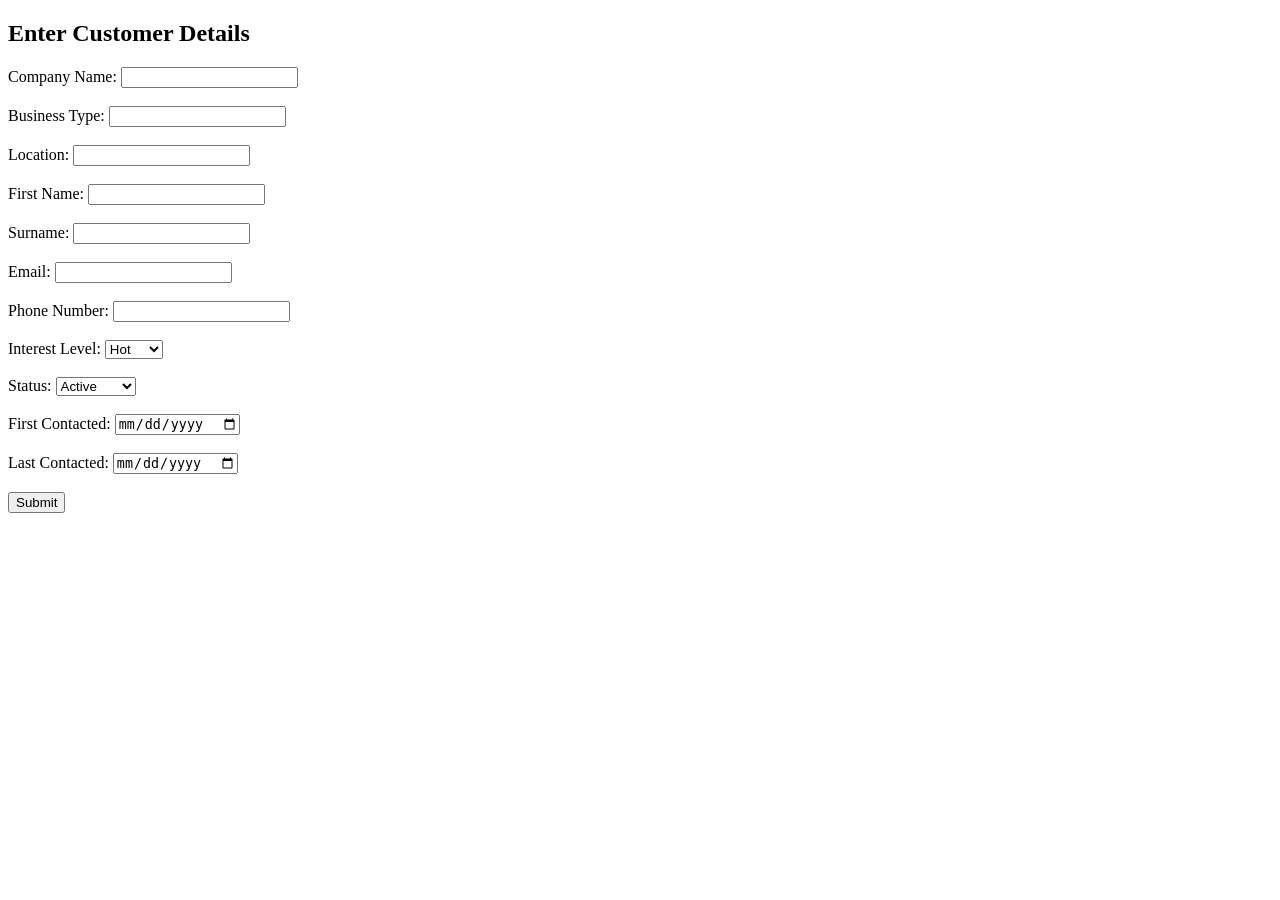
<file: CustomerIntake.html>
<!DOCTYPE html>
<html>
<head>
  <meta charset="UTF-8">
  <title>Customer Data Entry</title>
</head>
<body>
  <h2>Enter Customer Details</h2>
  <form id="customer-form">
    <label>Company Name: <input type="text" name="companyName" required></label><br><br>
    <label>Business Type: <input type="text" name="businessType"></label><br><br>
    <label>Location: <input type="text" name="location"></label><br><br>
    <label>First Name: <input type="text" name="firstName"></label><br><br>
    <label>Surname: <input type="text" name="surname"></label><br><br>
    <label>Email: <input type="email" name="email"></label><br><br>
    <label>Phone Number: <input type="tel" name="phoneNumber"></label><br><br>
    <label>Interest Level:
      <select name="interestLevel">
        <option value="Hot">Hot</option>
        <option value="Warm">Warm</option>
        <option value="Cold">Cold</option>
      </select>
    </label><br><br>
    <label>Status:
      <select name="status">
        <option value="Active">Active</option>
        <option value="Inactive">Inactive</option>
        <option value="Prospect">Prospect</option>
        <option value="Customer">Customer</option>
      </select>
    </label><br><br>
    <label>First Contacted: <input type="date" name="firstContacted"></label><br><br>
    <label>Last Contacted: <input type="date" name="lastContacted"></label><br><br>

    <button type="submit">Submit</button>
  </form>

  <p id="status"></p>

  <script>
    document.getElementById('customer-form').addEventListener('submit', function(e) {
      e.preventDefault();

      const formData = new FormData(this);
      const data = {};
      formData.forEach((value, key) => data[key] = value);

      fetch('https://script.google.com/macros/s/AKfycbyqGLFSaAkguYOGUcstgyN6DCFuICVZgwJhIVk5f9kV1dOtk4WDoZ-eZRJGl9DE_88Hhw/exec', {
        method: 'POST',
        body: JSON.stringify(data),
        headers: { 'Content-Type': 'application/json' }
      })
      .then(response => response.json())
      .then(data => {
        document.getElementById('status').textContent = 'Customer saved!';
        this.reset();
      })
      .catch(error => {
        document.getElementById('status').textContent = 'Error saving customer.';
        console.error('Error:', error);
      });
    });
  </script>
</body>
</html>
</file>
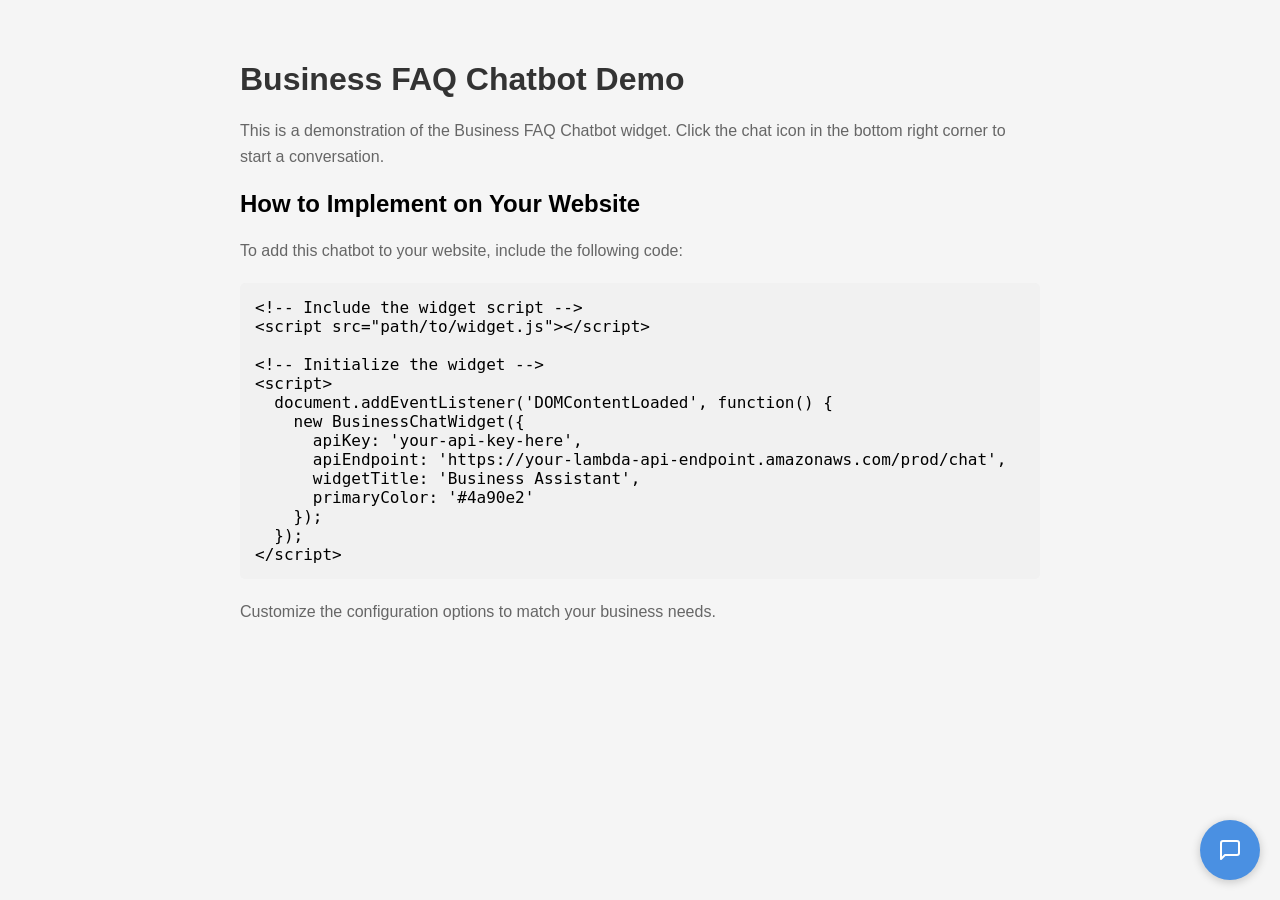
<file: sample.html>
<!DOCTYPE html>
<html lang="en">
<head>
  <meta charset="UTF-8">
  <meta name="viewport" content="width=device-width, initial-scale=1.0">
  <title>Business FAQ Chatbot Demo</title>
  <style>
    body {
      font-family: -apple-system, BlinkMacSystemFont, 'Segoe UI', Roboto, Oxygen, Ubuntu, Cantarell, 'Open Sans', 'Helvetica Neue', sans-serif;
      margin: 0;
      padding: 0;
      background-color: #f5f5f5;
    }
    
    .container {
      max-width: 800px;
      margin: 0 auto;
      padding: 40px 20px;
    }
    
    h1 {
      color: #333;
      margin-bottom: 20px;
    }
    
    p {
      color: #666;
      line-height: 1.6;
      margin-bottom: 20px;
    }
    
    .code-block {
      background-color: #f1f1f1;
      padding: 15px;
      border-radius: 5px;
      overflow-x: auto;
      margin-bottom: 20px;
    }
    
    pre {
      margin: 0;
    }
    
    code {
      font-family: Consolas, Monaco, 'Andale Mono', 'Ubuntu Mono', monospace;
    }
  </style>
</head>
<body>
  <div class="container">
    <h1>Business FAQ Chatbot Demo</h1>
    <p>This is a demonstration of the Business FAQ Chatbot widget. Click the chat icon in the bottom right corner to start a conversation.</p>
    
    <h2>How to Implement on Your Website</h2>
    <p>To add this chatbot to your website, include the following code:</p>
    
    <div class="code-block">
      <pre><code>&lt;!-- Include the widget script --&gt;
&lt;script src="path/to/widget.js"&gt;&lt;/script&gt;

&lt;!-- Initialize the widget --&gt;
&lt;script&gt;
  document.addEventListener('DOMContentLoaded', function() {
    new BusinessChatWidget({
      apiKey: 'your-api-key-here',
      apiEndpoint: 'https://your-lambda-api-endpoint.amazonaws.com/prod/chat',
      widgetTitle: 'Business Assistant',
      primaryColor: '#4a90e2'
    });
  });
&lt;/script&gt;</code></pre>
    </div>
    
    <p>Customize the configuration options to match your business needs.</p>
  </div>
  
  <!-- Include the widget script -->
  <script src="widget.js"></script>
  
  <!-- Initialize the widget -->
  <script>
    document.addEventListener('DOMContentLoaded', function() {
      new BusinessChatWidget({
        apiKey: 'test-api-key-1',
        apiEndpoint: 'https://your-lambda-api-endpoint.amazonaws.com/prod/chat',
        widgetTitle: 'Business Assistant',
        primaryColor: '#4a90e2'
      });
    });
  </script>
</body>
</html>
</file>
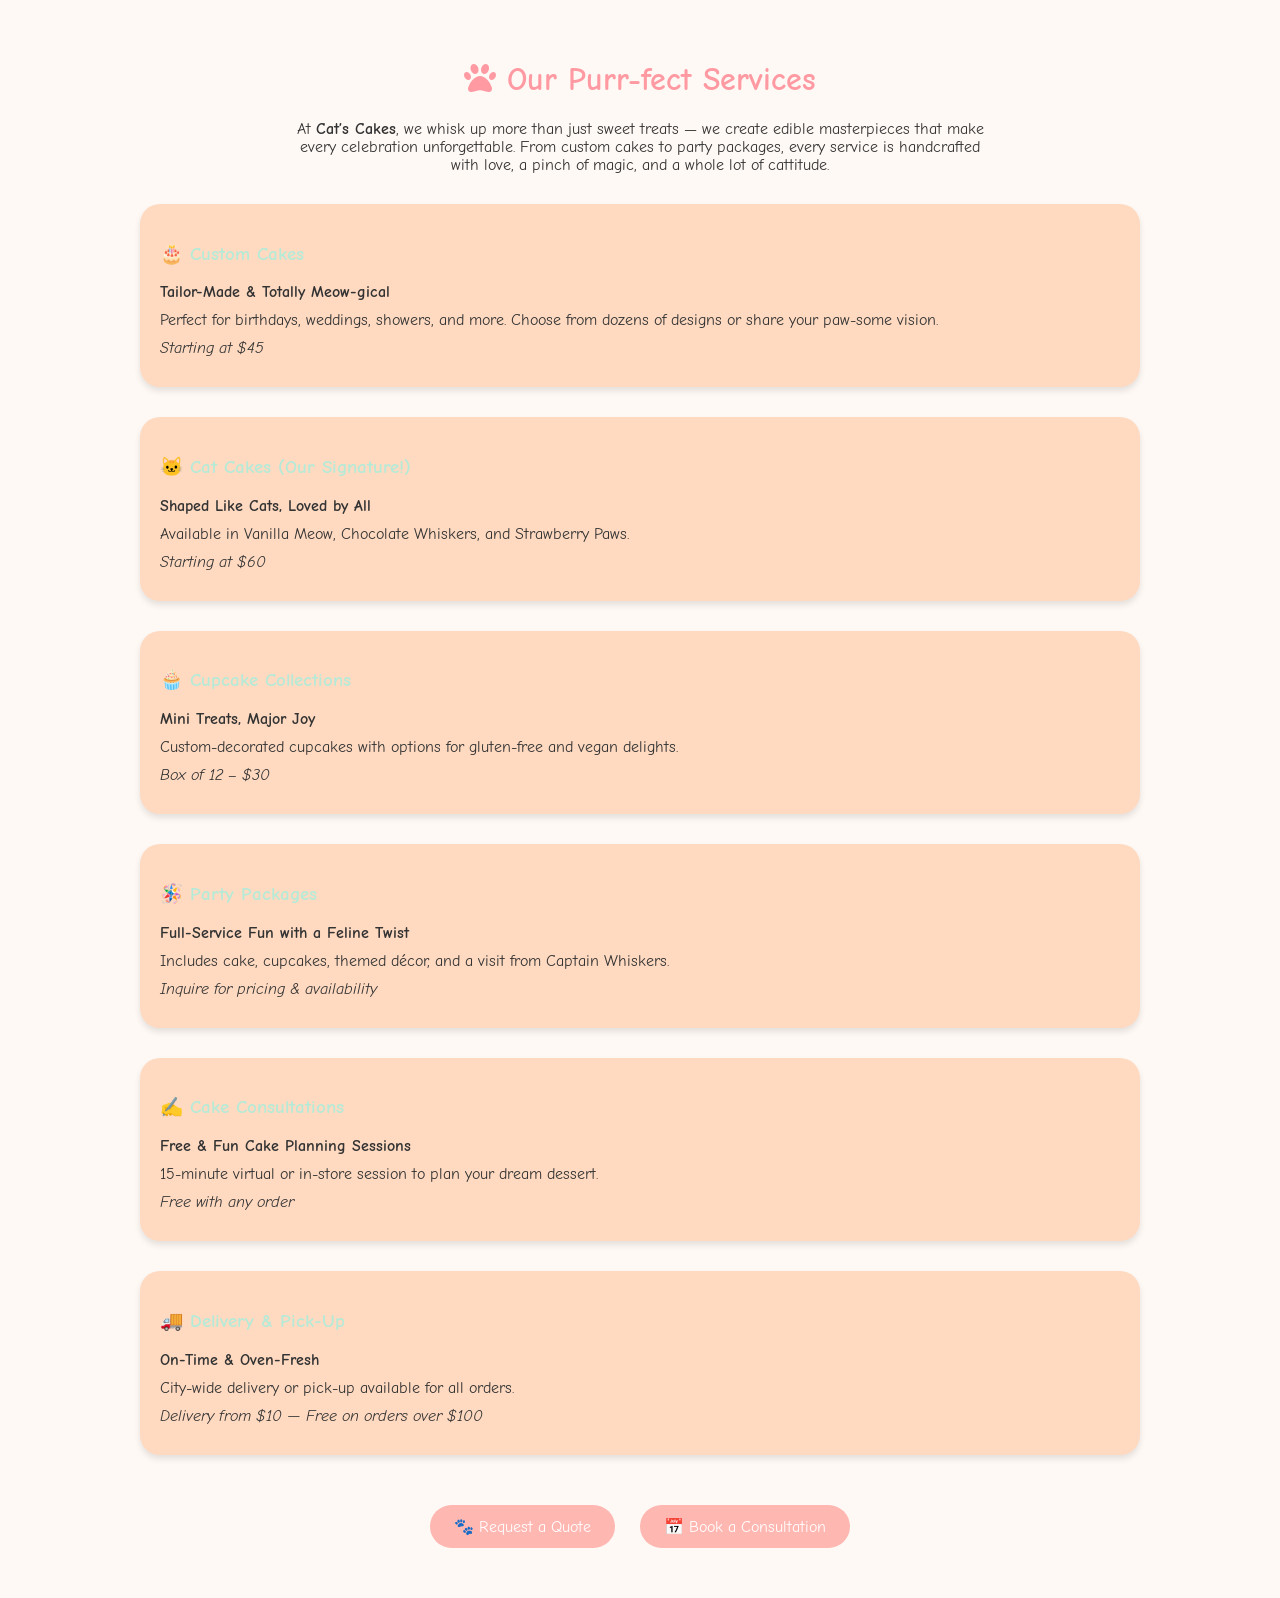
<file: services.html>
<!DOCTYPE html>
<html lang="en">
<head>
  <meta charset="UTF-8">
  <meta name="viewport" content="width=device-width, initial-scale=1.0">
  <title>Our Services | Cat's Cakes</title>
  <link href="https://fonts.googleapis.com/css2?family=Comic+Neue&display=swap" rel="stylesheet">
  <link rel="stylesheet" href="https://cdnjs.cloudflare.com/ajax/libs/font-awesome/6.5.0/css/all.min.css">
  <style>
    body {
      font-family: 'Comic Neue', cursive;
      background-color: #FFF9F5;
      color: #333;
      margin: 0;
      padding: 0;
    }
    .container {
      max-width: 1000px;
      margin: 0 auto;
      padding: 40px 20px;
    }
    h1, h2 {
      color: #FF9AA2;
      text-align: center;
    }
    .service {
      background-color: #FFDAC1;
      margin: 30px 0;
      padding: 20px;
      border-radius: 20px;
      box-shadow: 0 4px 6px rgba(0,0,0,0.1);
    }
    .service h3 {
      color: #B5EAD7;
    }
    .service p {
      margin: 10px 0;
    }
    .cta {
      text-align: center;
      margin-top: 40px;
    }
    .cta a {
      background-color: #FFB7B2;
      color: white;
      padding: 12px 24px;
      border-radius: 25px;
      text-decoration: none;
      margin: 10px;
      display: inline-block;
      transition: background-color 0.3s ease;
    }
    .cta a:hover {
      background-color: #FF9AA2;
    }
  </style>
</head>
<body>
  <div class="container">
    <h1><i class="fas fa-paw"></i> Our Purr-fect Services</h1>
    <p style="text-align:center; max-width: 700px; margin: 0 auto;">At <strong>Cat’s Cakes</strong>, we whisk up more than just sweet treats — we create edible masterpieces that make every celebration unforgettable. From custom cakes to party packages, every service is handcrafted with love, a pinch of magic, and a whole lot of cattitude.</p>

    <div class="service">
      <h3>🎂 Custom Cakes</h3>
      <p><strong>Tailor-Made & Totally Meow-gical</strong></p>
      <p>Perfect for birthdays, weddings, showers, and more. Choose from dozens of designs or share your paw-some vision.</p>
      <p><em>Starting at $45</em></p>
    </div>

    <div class="service">
      <h3>🐱 Cat Cakes (Our Signature!)</h3>
      <p><strong>Shaped Like Cats, Loved by All</strong></p>
      <p>Available in Vanilla Meow, Chocolate Whiskers, and Strawberry Paws.</p>
      <p><em>Starting at $60</em></p>
    </div>

    <div class="service">
      <h3>🧁 Cupcake Collections</h3>
      <p><strong>Mini Treats, Major Joy</strong></p>
      <p>Custom-decorated cupcakes with options for gluten-free and vegan delights.</p>
      <p><em>Box of 12 – $30</em></p>
    </div>

    <div class="service">
      <h3>🪅 Party Packages</h3>
      <p><strong>Full-Service Fun with a Feline Twist</strong></p>
      <p>Includes cake, cupcakes, themed décor, and a visit from Captain Whiskers.</p>
      <p><em>Inquire for pricing & availability</em></p>
    </div>

    <div class="service">
      <h3>✍️ Cake Consultations</h3>
      <p><strong>Free & Fun Cake Planning Sessions</strong></p>
      <p>15-minute virtual or in-store session to plan your dream dessert.</p>
      <p><em>Free with any order</em></p>
    </div>

    <div class="service">
      <h3>🚚 Delivery & Pick-Up</h3>
      <p><strong>On-Time & Oven-Fresh</strong></p>
      <p>City-wide delivery or pick-up available for all orders.</p>
      <p><em>Delivery from $10 — Free on orders over $100</em></p>
    </div>

    <div class="cta">
      <a href="#">🐾 Request a Quote</a>
      <a href="#">📅 Book a Consultation</a>
    </div>
  </div>
</body>
</html>
</file>
